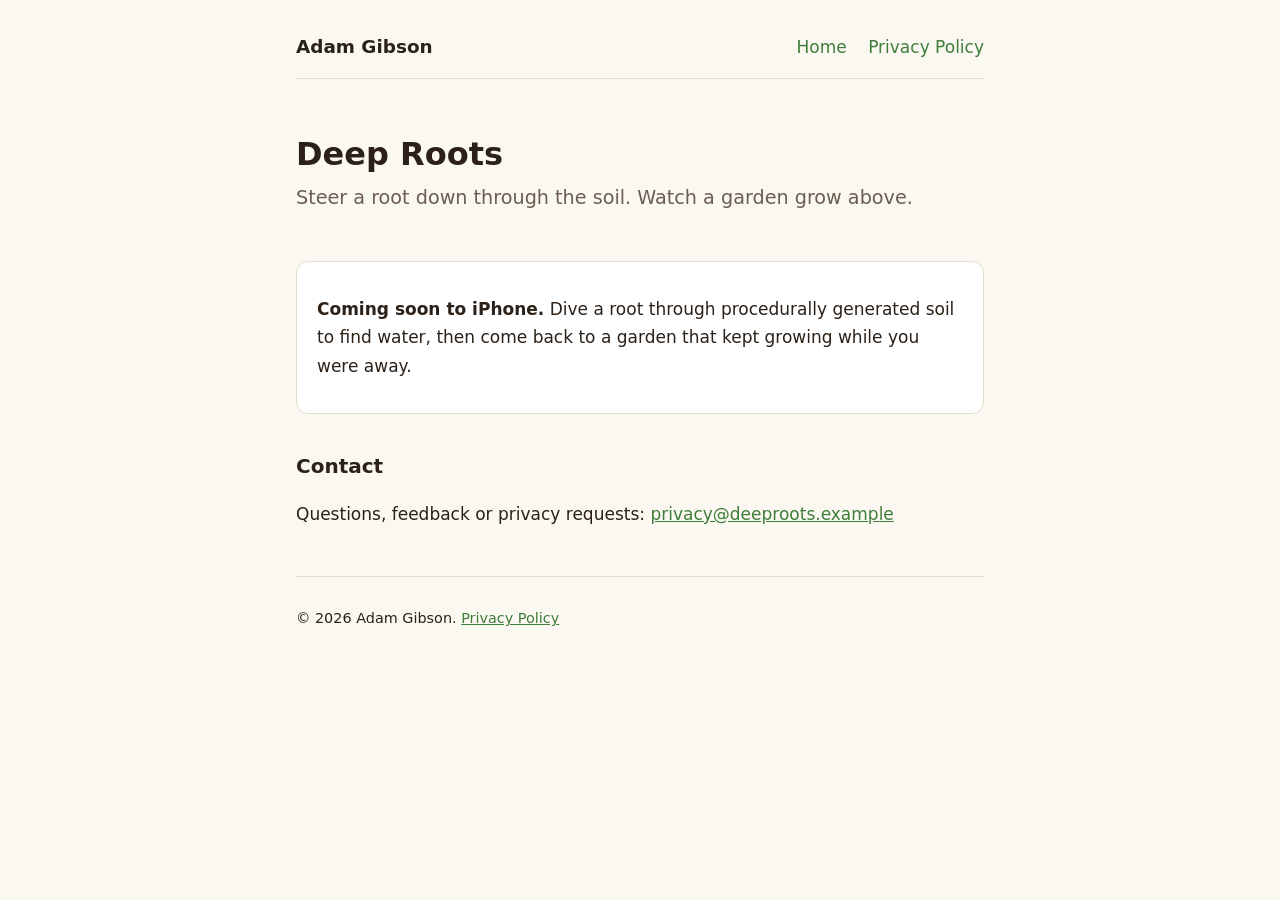
<file: index.html>
<!doctype html>
<html lang="en">
<head>
  <meta charset="utf-8">
  <meta name="viewport" content="width=device-width, initial-scale=1">
  <title>Deep Roots</title>
  <meta name="description" content="Deep Roots: steer a root down through the soil and grow a garden that keeps earning while you're away.">
  <link rel="stylesheet" href="style.css">
</head>
<body>
  <div class="wrap">
    <header class="site">
      <a class="brand" href="./">Adam Gibson</a>
      <nav>
        <a href="./">Home</a>
        <a href="privacy.html">Privacy Policy</a>
      </nav>
    </header>

    <main>
      <section class="hero">
        <h1>Deep Roots</h1>
        <p class="tag">Steer a root down through the soil. Watch a garden grow above.</p>
      </section>

      <div class="card">
        <p><strong>Coming soon to iPhone.</strong> Dive a root through procedurally generated soil to find water, then come back to a garden that kept growing while you were away.</p>
      </div>

      <h2>Contact</h2>
      <p>Questions, feedback or privacy requests: <a href="mailto:privacy@deeproots.example">privacy@deeproots.example</a></p>
    </main>

    <footer>
      <p>&copy; 2026 Adam Gibson. <a href="privacy.html">Privacy Policy</a></p>
    </footer>
  </div>
</body>
</html>
</file>
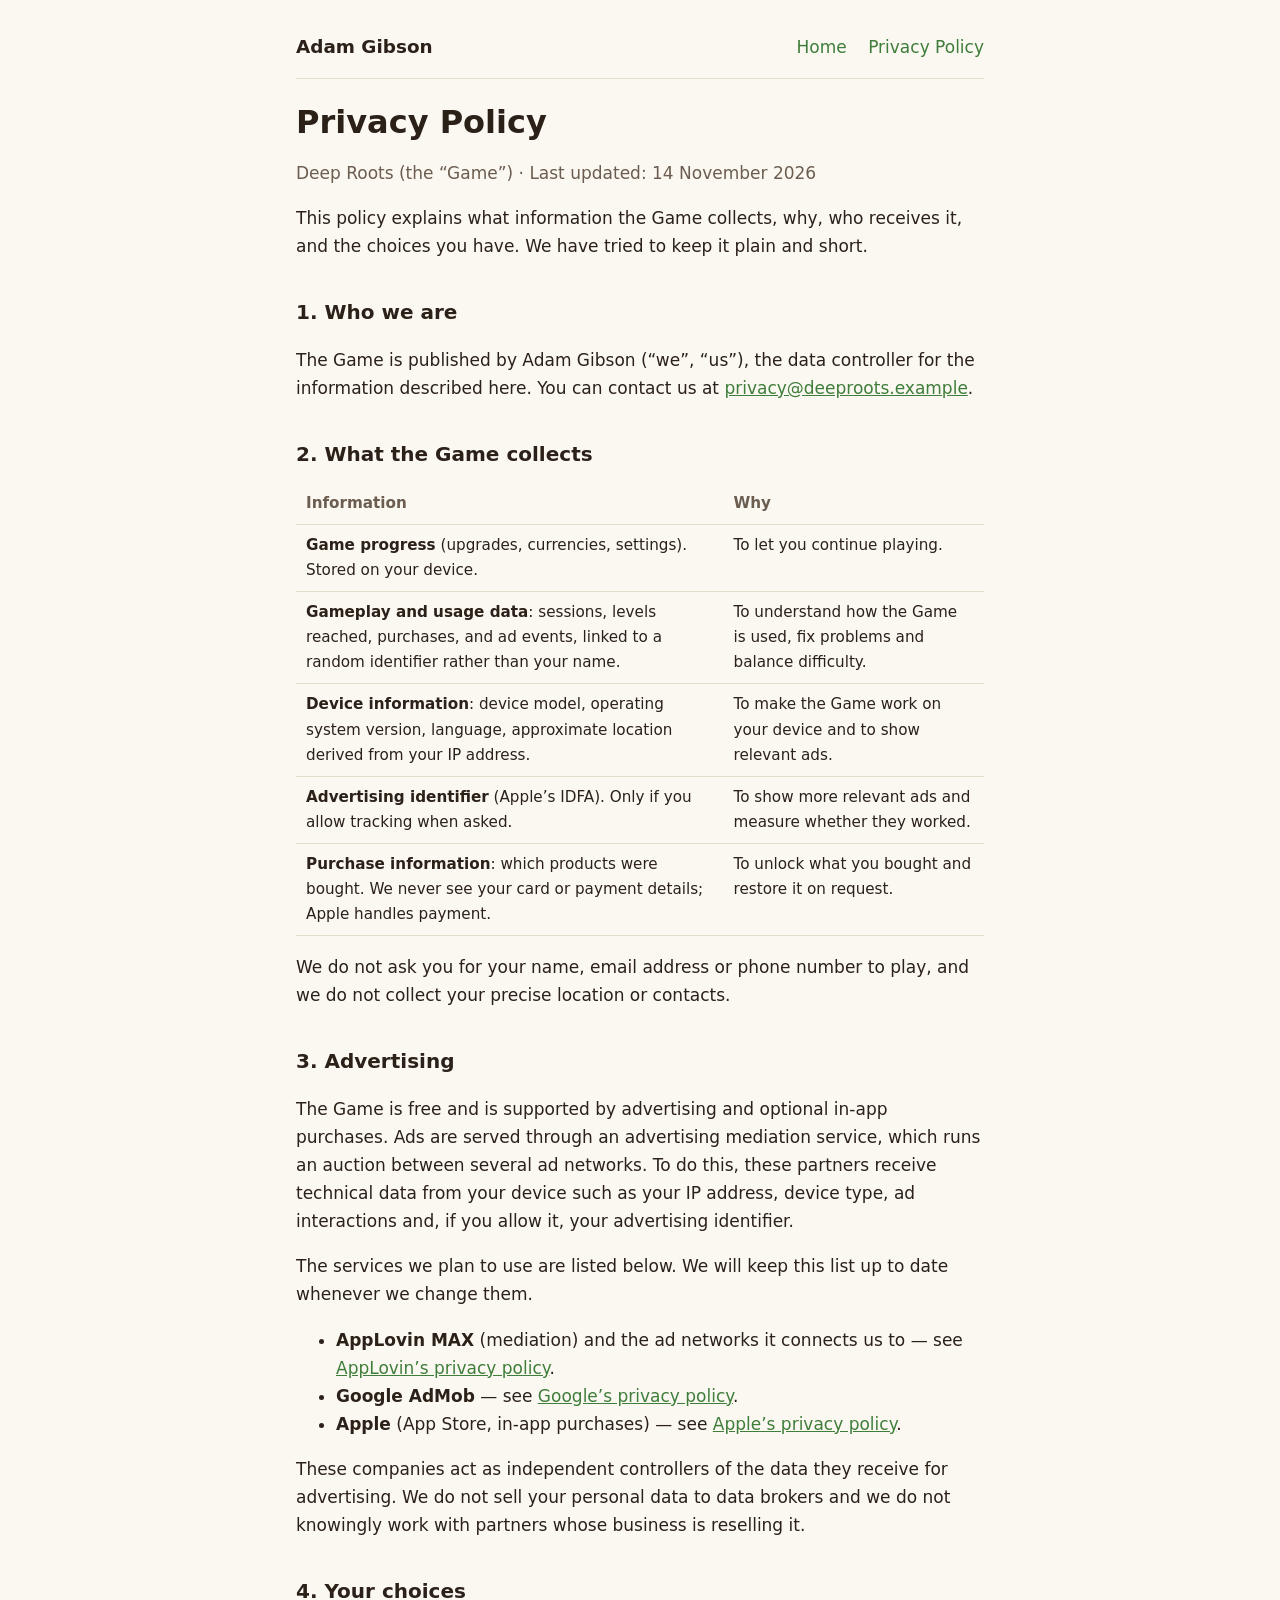
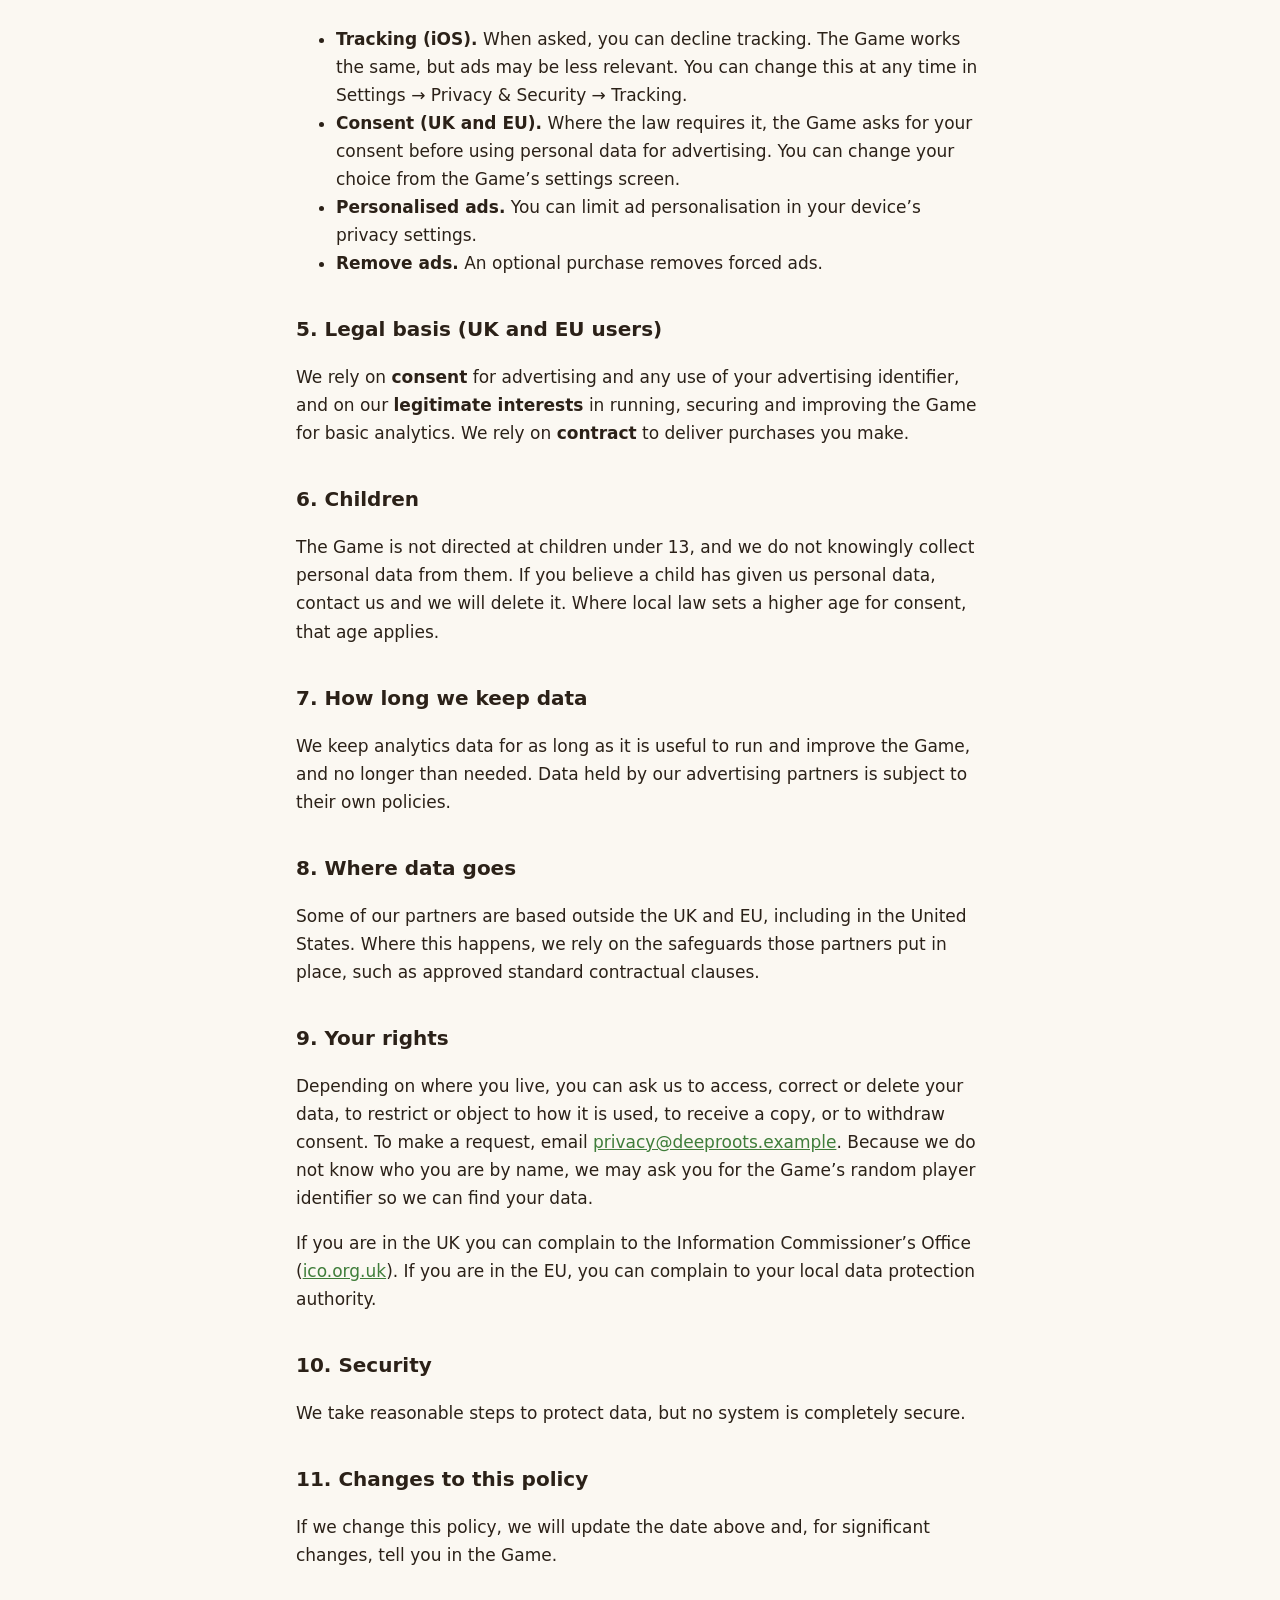
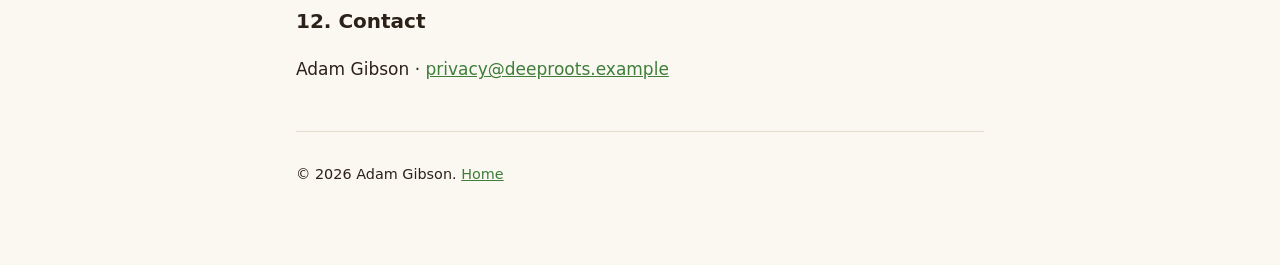
<file: privacy.html>
<!doctype html>
<html lang="en">
<head>
  <meta charset="utf-8">
  <meta name="viewport" content="width=device-width, initial-scale=1">
  <title>Privacy Policy - Deep Roots</title>
  <meta name="description" content="Privacy policy for Deep Roots, a mobile game by Adam Gibson.">
  <link rel="stylesheet" href="style.css">
</head>
<body>
  <div class="wrap">
    <header class="site">
      <a class="brand" href="./">Adam Gibson</a>
      <nav>
        <a href="./">Home</a>
        <a href="privacy.html">Privacy Policy</a>
      </nav>
    </header>

    <main>
      <h1>Privacy Policy</h1>
      <p class="muted">Deep Roots (the &ldquo;Game&rdquo;) &middot; Last updated: 14 November 2026</p>

      <p>This policy explains what information the Game collects, why, who receives it, and the choices you have. We have tried to keep it plain and short.</p>

      <h2>1. Who we are</h2>
      <p>The Game is published by Adam Gibson (&ldquo;we&rdquo;, &ldquo;us&rdquo;), the data controller for the information described here. You can contact us at <a href="mailto:privacy@deeproots.example">privacy@deeproots.example</a>.</p>

      <h2>2. What the Game collects</h2>
      <table>
        <thead>
          <tr><th>Information</th><th>Why</th></tr>
        </thead>
        <tbody>
          <tr>
            <td><strong>Game progress</strong> (upgrades, currencies, settings). Stored on your device.</td>
            <td>To let you continue playing.</td>
          </tr>
          <tr>
            <td><strong>Gameplay and usage data</strong>: sessions, levels reached, purchases, and ad events, linked to a random identifier rather than your name.</td>
            <td>To understand how the Game is used, fix problems and balance difficulty.</td>
          </tr>
          <tr>
            <td><strong>Device information</strong>: device model, operating system version, language, approximate location derived from your IP address.</td>
            <td>To make the Game work on your device and to show relevant ads.</td>
          </tr>
          <tr>
            <td><strong>Advertising identifier</strong> (Apple&rsquo;s IDFA). Only if you allow tracking when asked.</td>
            <td>To show more relevant ads and measure whether they worked.</td>
          </tr>
          <tr>
            <td><strong>Purchase information</strong>: which products were bought. We never see your card or payment details; Apple handles payment.</td>
            <td>To unlock what you bought and restore it on request.</td>
          </tr>
        </tbody>
      </table>
      <p>We do not ask you for your name, email address or phone number to play, and we do not collect your precise location or contacts.</p>

      <h2>3. Advertising</h2>
      <p>The Game is free and is supported by advertising and optional in-app purchases. Ads are served through an advertising mediation service, which runs an auction between several ad networks. To do this, these partners receive technical data from your device such as your IP address, device type, ad interactions and, if you allow it, your advertising identifier.</p>
      <p>The services we plan to use are listed below. We will keep this list up to date whenever we change them.</p>
      <ul>
        <li><strong>AppLovin MAX</strong> (mediation) and the ad networks it connects us to &mdash; see <a href="https://www.applovin.com/privacy/">AppLovin&rsquo;s privacy policy</a>.</li>
        <li><strong>Google AdMob</strong> &mdash; see <a href="https://policies.google.com/privacy">Google&rsquo;s privacy policy</a>.</li>
        <li><strong>Apple</strong> (App Store, in-app purchases) &mdash; see <a href="https://www.apple.com/legal/privacy/">Apple&rsquo;s privacy policy</a>.</li>
      </ul>
      <p>These companies act as independent controllers of the data they receive for advertising. We do not sell your personal data to data brokers and we do not knowingly work with partners whose business is reselling it.</p>

      <h2>4. Your choices</h2>
      <ul>
        <li><strong>Tracking (iOS).</strong> When asked, you can decline tracking. The Game works the same, but ads may be less relevant. You can change this at any time in Settings &rarr; Privacy &amp; Security &rarr; Tracking.</li>
        <li><strong>Consent (UK and EU).</strong> Where the law requires it, the Game asks for your consent before using personal data for advertising. You can change your choice from the Game&rsquo;s settings screen.</li>
        <li><strong>Personalised ads.</strong> You can limit ad personalisation in your device&rsquo;s privacy settings.</li>
        <li><strong>Remove ads.</strong> An optional purchase removes forced ads.</li>
      </ul>

      <h2>5. Legal basis (UK and EU users)</h2>
      <p>We rely on <strong>consent</strong> for advertising and any use of your advertising identifier, and on our <strong>legitimate interests</strong> in running, securing and improving the Game for basic analytics. We rely on <strong>contract</strong> to deliver purchases you make.</p>

      <h2>6. Children</h2>
      <p>The Game is not directed at children under 13, and we do not knowingly collect personal data from them. If you believe a child has given us personal data, contact us and we will delete it. Where local law sets a higher age for consent, that age applies.</p>

      <h2>7. How long we keep data</h2>
      <p>We keep analytics data for as long as it is useful to run and improve the Game, and no longer than needed. Data held by our advertising partners is subject to their own policies.</p>

      <h2>8. Where data goes</h2>
      <p>Some of our partners are based outside the UK and EU, including in the United States. Where this happens, we rely on the safeguards those partners put in place, such as approved standard contractual clauses.</p>

      <h2>9. Your rights</h2>
      <p>Depending on where you live, you can ask us to access, correct or delete your data, to restrict or object to how it is used, to receive a copy, or to withdraw consent. To make a request, email <a href="mailto:privacy@deeproots.example">privacy@deeproots.example</a>. Because we do not know who you are by name, we may ask you for the Game&rsquo;s random player identifier so we can find your data.</p>
      <p>If you are in the UK you can complain to the Information Commissioner&rsquo;s Office (<a href="https://ico.org.uk/">ico.org.uk</a>). If you are in the EU, you can complain to your local data protection authority.</p>

      <h2>10. Security</h2>
      <p>We take reasonable steps to protect data, but no system is completely secure.</p>

      <h2>11. Changes to this policy</h2>
      <p>If we change this policy, we will update the date above and, for significant changes, tell you in the Game.</p>

      <h2>12. Contact</h2>
      <p>Adam Gibson &middot; <a href="mailto:privacy@deeproots.example">privacy@deeproots.example</a></p>
    </main>

    <footer>
      <p>&copy; 2026 Adam Gibson. <a href="./">Home</a></p>
    </footer>
  </div>
</body>
</html>
</file>
<file: style.css>
:root {
  --bg: #fbf8f2;
  --fg: #2b2118;
  --muted: #6b5d4f;
  --accent: #3f7d3a;
  --card: #ffffff;
  --line: #e4dccd;
  --todo-bg: #fff3b0;
}

@media (prefers-color-scheme: dark) {
  :root {
    --bg: #17130f;
    --fg: #efe8dc;
    --muted: #b3a595;
    --accent: #7fcf78;
    --card: #211b15;
    --line: #3a3026;
    --todo-bg: #5a4b00;
  }
}

* { box-sizing: border-box; }

body {
  margin: 0;
  background: var(--bg);
  color: var(--fg);
  font: 17px/1.65 system-ui, -apple-system, "Segoe UI", Roboto, sans-serif;
}

.wrap {
  max-width: 720px;
  margin: 0 auto;
  padding: 32px 16px 64px;
}

header.site {
  padding-bottom: 16px;
  margin-bottom: 24px;
  border-bottom: 1px solid var(--line);
}

header.site a.brand {
  font-weight: 700;
  font-size: 1.15rem;
  color: var(--fg);
  text-decoration: none;
}

nav a { margin-left: 16px; color: var(--accent); text-decoration: none; }
nav a:hover { text-decoration: underline; }
header.site { display: flex; justify-content: space-between; align-items: baseline; flex-wrap: wrap; gap: 8px; }

h1 { font-size: 2rem; line-height: 1.2; margin: 0 0 8px; }
h2 { font-size: 1.25rem; margin: 36px 0 8px; }
p, li { color: var(--fg); }
.muted { color: var(--muted); }
a { color: var(--accent); }

.hero { padding: 32px 0 8px; }
.hero p.tag { font-size: 1.2rem; color: var(--muted); margin: 0 0 24px; }

.card {
  background: var(--card);
  border: 1px solid var(--line);
  border-radius: 12px;
  padding: 16px 20px;
  margin: 16px 0;
}

table { width: 100%; border-collapse: collapse; margin: 12px 0; font-size: 0.95rem; }
th, td { text-align: left; padding: 8px 10px; border-bottom: 1px solid var(--line); vertical-align: top; }
th { color: var(--muted); font-weight: 600; }

footer { margin-top: 48px; padding-top: 16px; border-top: 1px solid var(--line); color: var(--muted); font-size: 0.9rem; }

/* Placeholders that must be replaced before publishing */
.todo { background: var(--todo-bg); padding: 0 4px; border-radius: 4px; }
</file>
